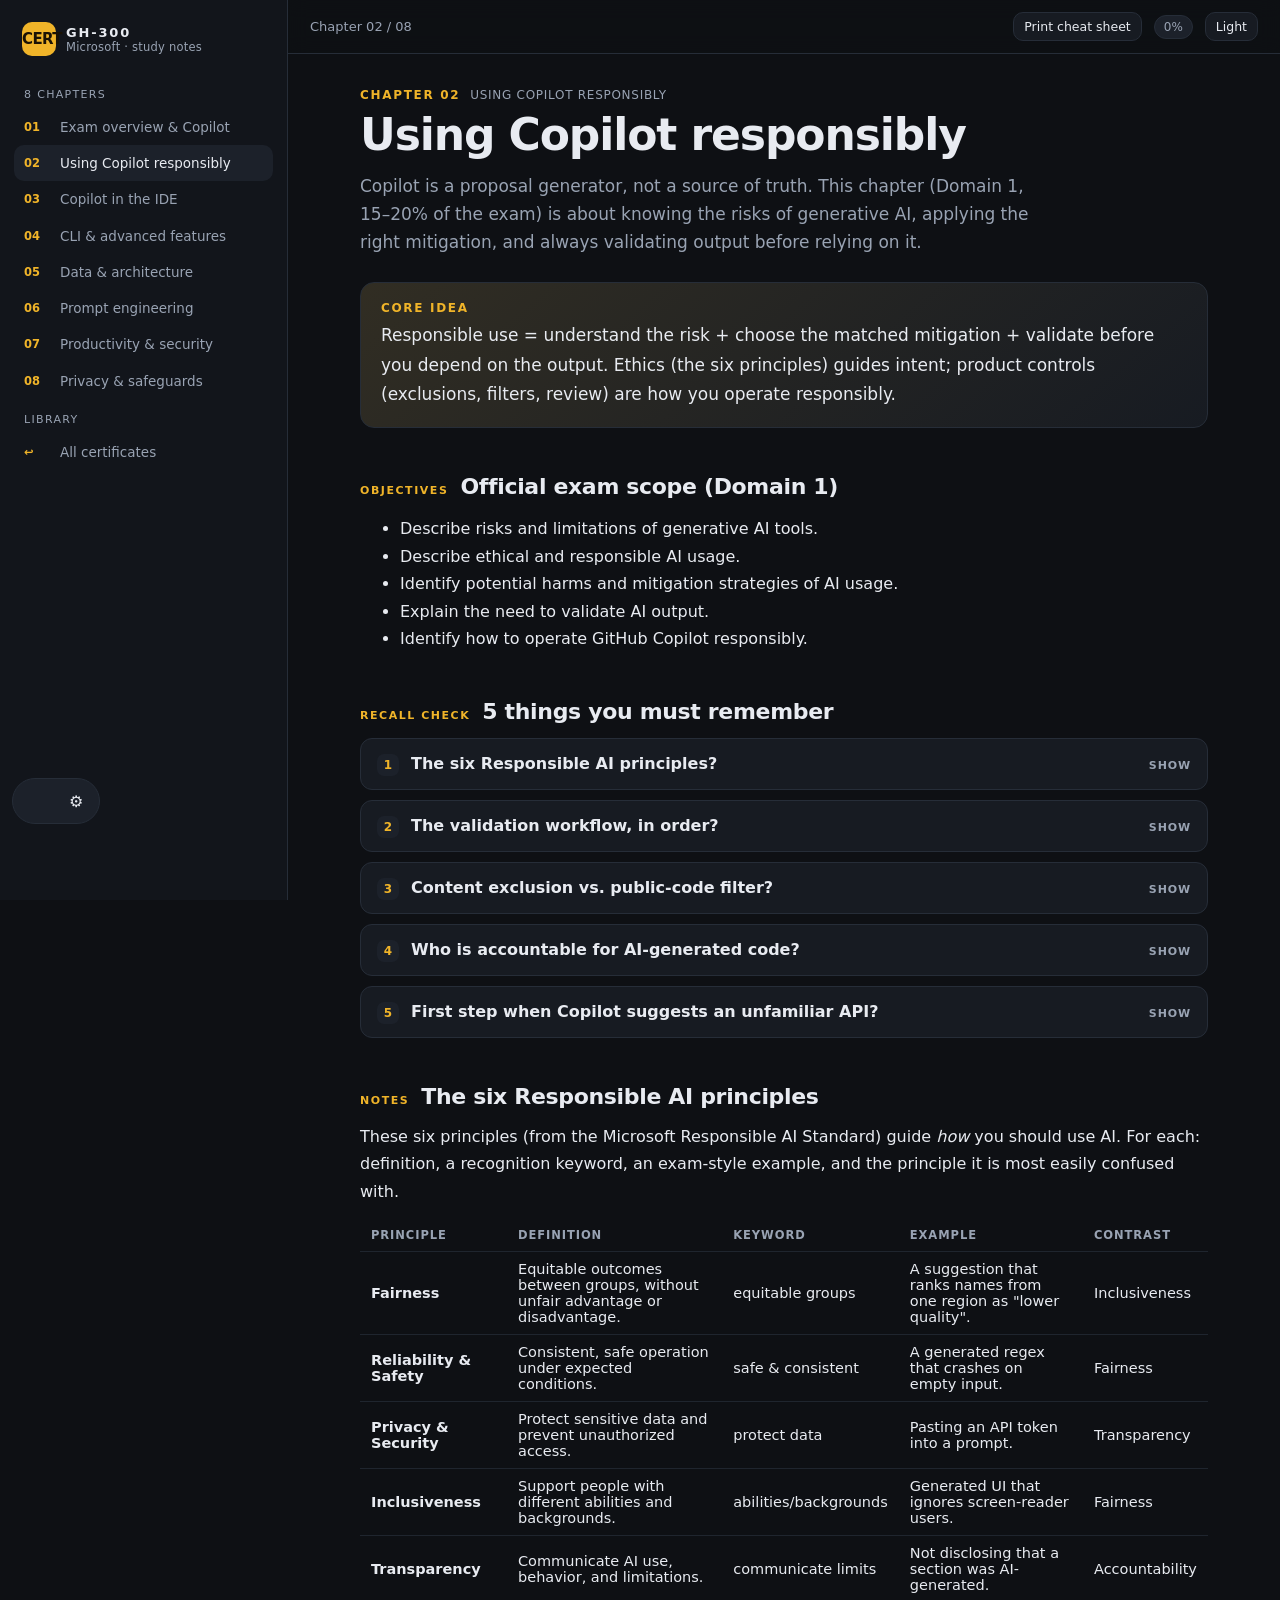
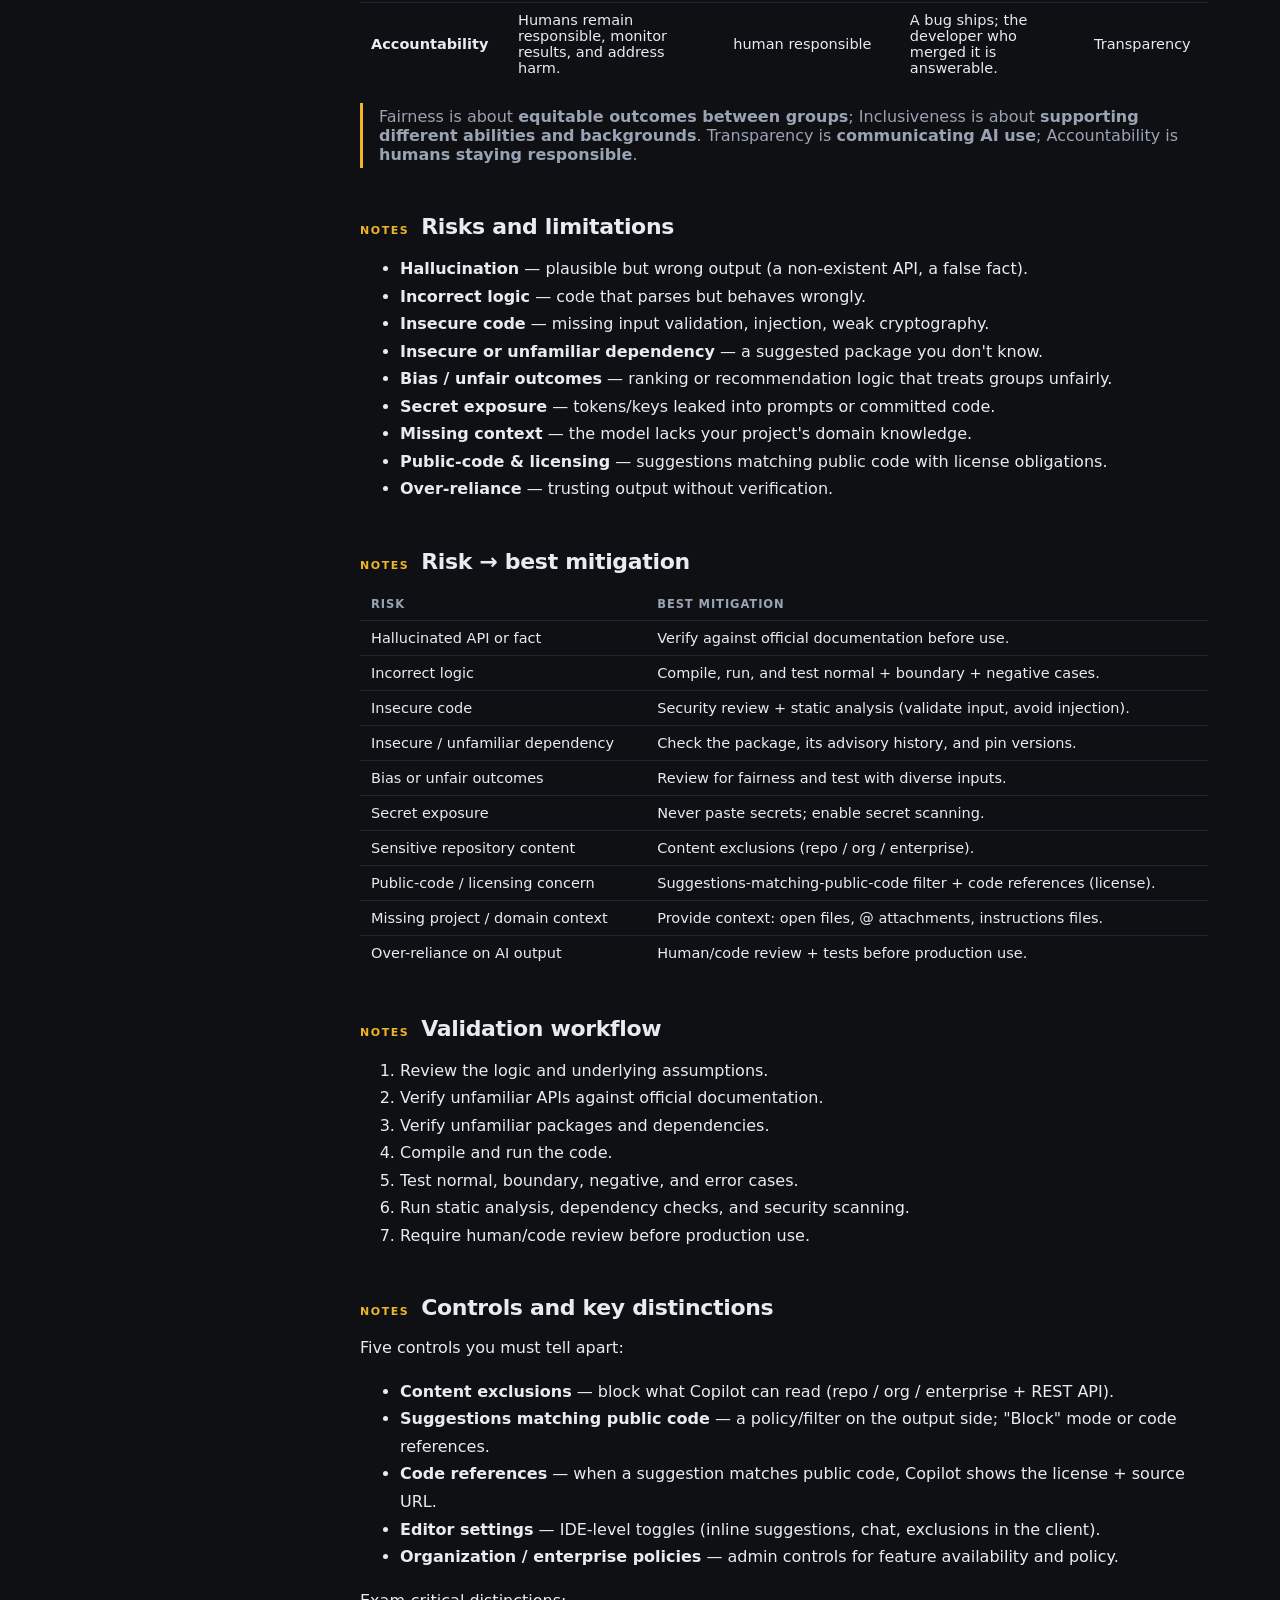
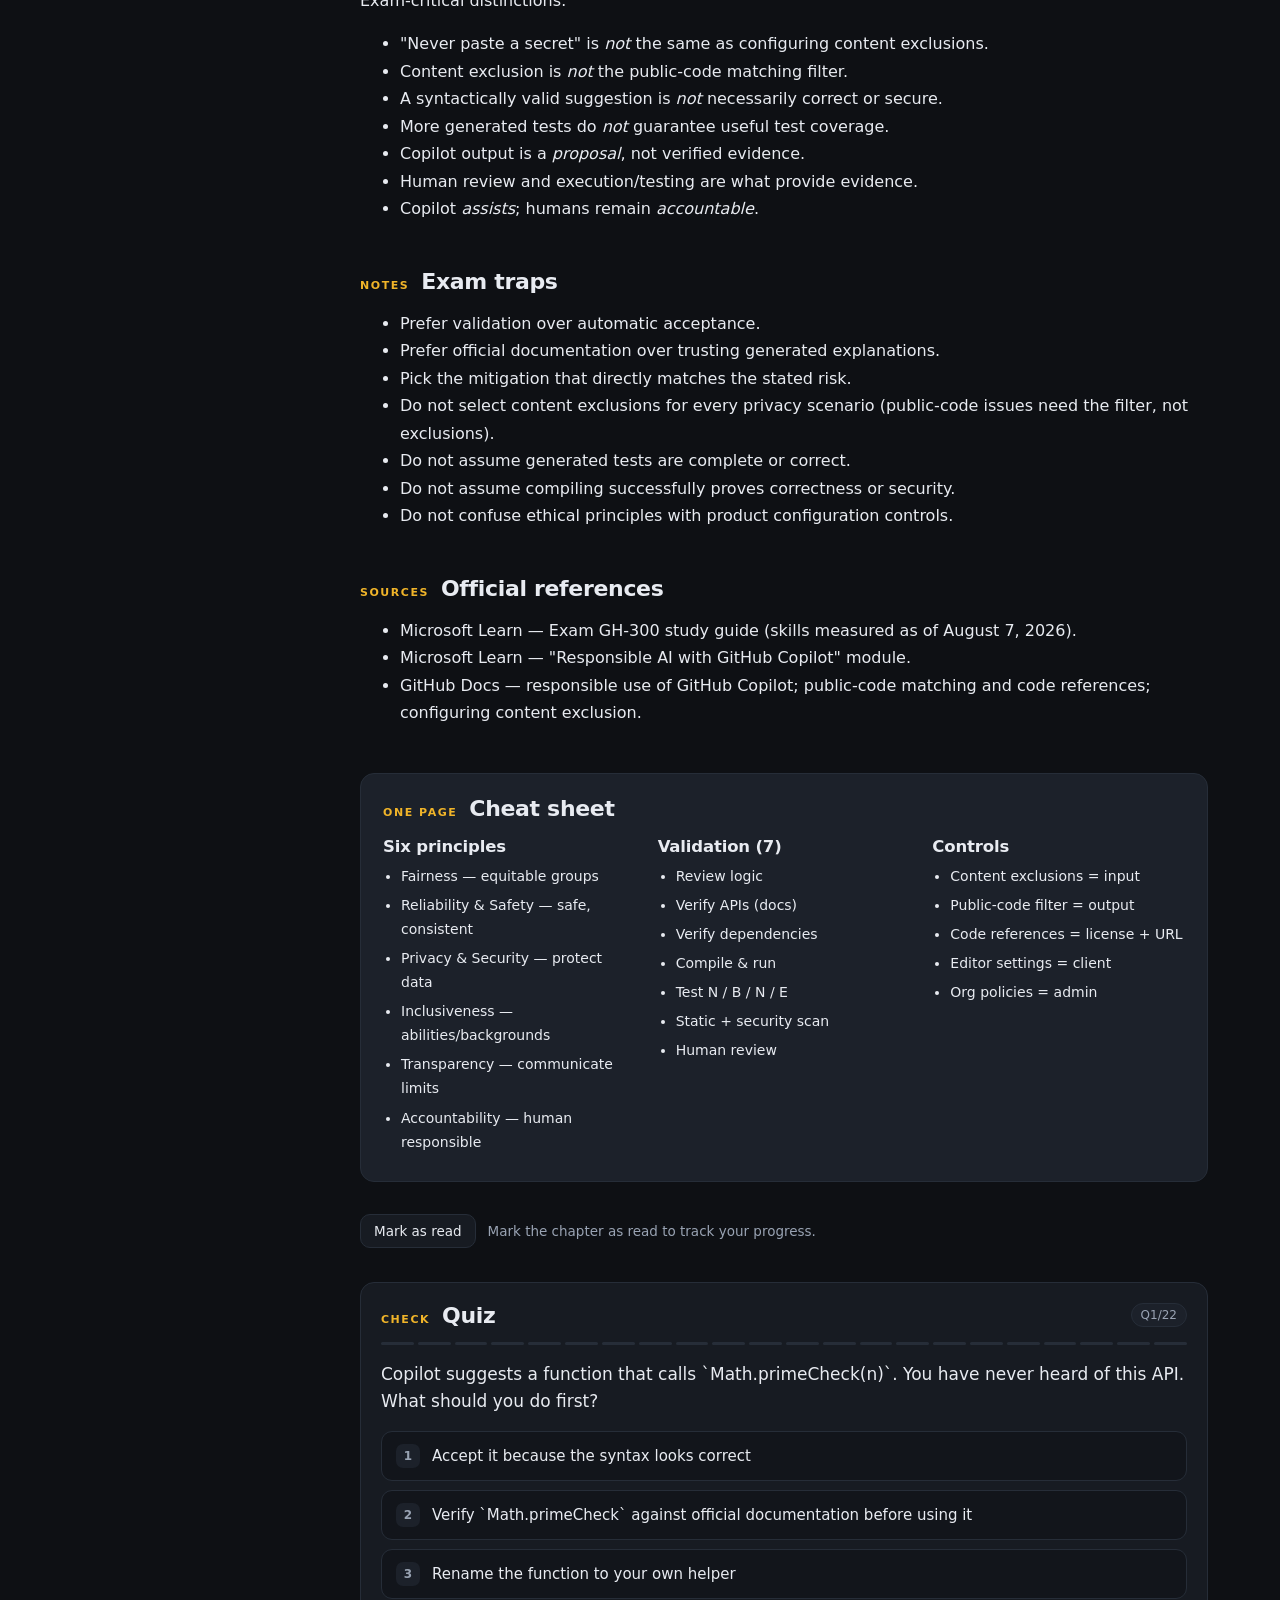
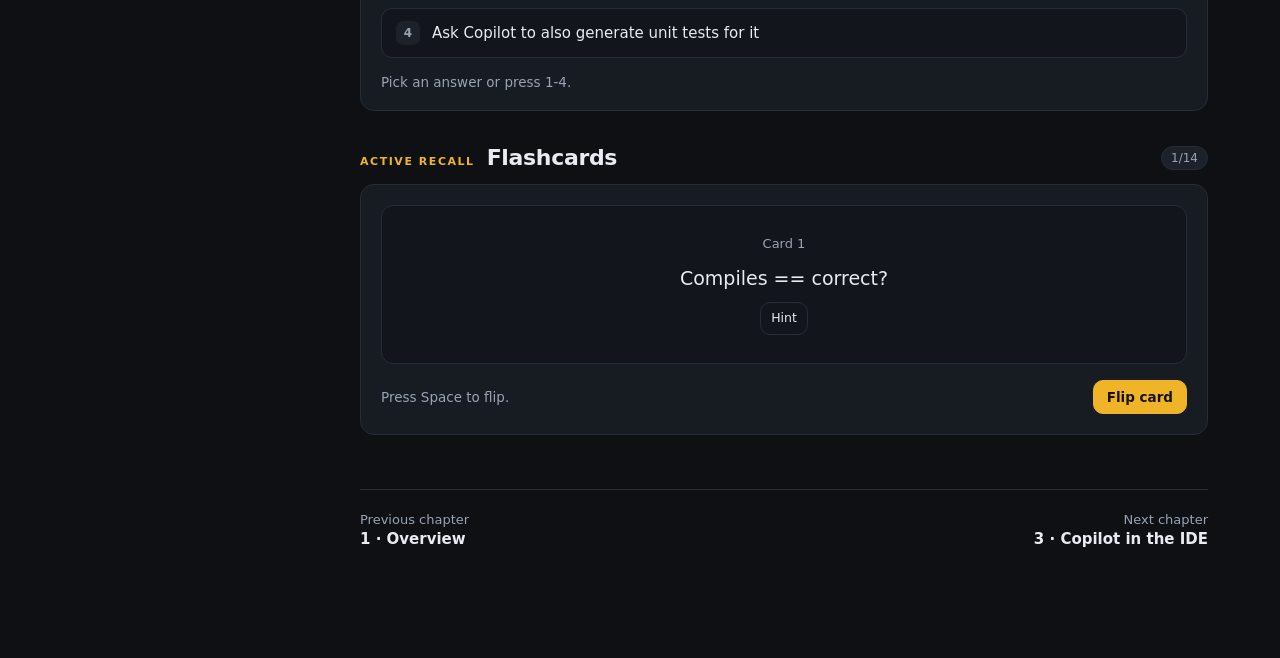
<file: github-copilot-gh300/chapters/ch02-responsible.html>
<!DOCTYPE html>
<html lang="en" data-theme="dark">
<head>
  <meta charset="utf-8">
  <meta name="viewport" content="width=device-width, initial-scale=1, viewport-fit=cover">
  <title>Chapter 2 · Using Copilot Responsibly — GH-300</title>
  <link rel="icon" href="../../assets/favicon.svg" type="image/svg+xml">
  <link rel="stylesheet" href="../../assets/shell.css">
</head>
<body data-page="chapter" data-book="gh300" data-chapter="ch02" data-data="CH02" data-root="../.." data-book-root="..">
  <div class="backdrop"></div>
  <div class="app">
    <aside class="sidebar" id="sidebar"></aside>
    <div class="main">
      <header class="topbar">
        <button class="btn ghost small" id="menu-toggle" type="button" aria-label="Open menu">☰</button>
        <span class="crumb">Chapter 02 / 08</span>
        <button class="btn small" id="print-cheat" type="button">Print cheat sheet</button>
        <button class="btn small" id="theme-toggle" type="button"><span class="theme-label">Light</span></button>
      </header>

      <article class="chapter">
        <div class="eyebrow">Chapter 02 <span>Using Copilot Responsibly</span></div>
        <h1>Using Copilot responsibly</h1>
        <p class="lead">Copilot is a proposal generator, not a source of truth. This chapter (Domain 1, 15–20% of the
          exam) is about knowing the risks of generative AI, applying the right mitigation, and always validating
          output before relying on it.</p>

        <div class="big-picture">
          <div class="eyebrow">Core idea</div>
          <p>Responsible use = understand the risk + choose the matched mitigation + validate before you depend on
            the output. Ethics (the six principles) guides intent; product controls (exclusions, filters, review)
            are how you operate responsibly.</p>
        </div>

        <section id="ghi-chu-muc-tieu">
          <h2><span class="kicker">Objectives</span>Official exam scope (Domain 1)</h2>
          <ul>
            <li>Describe risks and limitations of generative AI tools.</li>
            <li>Describe ethical and responsible AI usage.</li>
            <li>Identify potential harms and mitigation strategies of AI usage.</li>
            <li>Explain the need to validate AI output.</li>
            <li>Identify how to operate GitHub Copilot responsibly.</li>
          </ul>
        </section>

        <section>
          <h2><span class="kicker">Recall check</span>5 things you must remember</h2>
          <ol class="recall">
            <li><details><summary>The six Responsible AI principles?</summary>
              <p>Fairness · Reliability &amp; Safety · Privacy &amp; Security · Inclusiveness · Transparency · Accountability.</p></details></li>
            <li><details><summary>The validation workflow, in order?</summary>
              <p>Review logic → verify APIs → verify dependencies → compile/run → test (normal/boundary/negative/error) → scan → human review.</p></details></li>
            <li><details><summary>Content exclusion vs. public-code filter?</summary>
              <p>Exclusions block what Copilot can READ (input); the public-code filter blocks suggestions matching public code (output).</p></details></li>
            <li><details><summary>Who is accountable for AI-generated code?</summary>
              <p>You — the human developer. Copilot assists; humans remain responsible.</p></details></li>
            <li><details><summary>First step when Copilot suggests an unfamiliar API?</summary>
              <p>Verify it against official documentation before using it.</p></details></li>
          </ol>
        </section>

        <section id="ghi-chu-nguyen-tac">
          <h2><span class="kicker">Notes</span>The six Responsible AI principles</h2>
          <p>These six principles (from the Microsoft Responsible AI Standard) guide <em>how</em> you should use AI.
            For each: definition, a recognition keyword, an exam-style example, and the principle it is most easily
            confused with.</p>
          <table>
            <thead><tr><th>Principle</th><th>Definition</th><th>Keyword</th><th>Example</th><th>Contrast</th></tr></thead>
            <tbody>
              <tr><td><strong>Fairness</strong></td><td>Equitable outcomes between groups, without unfair advantage or disadvantage.</td><td>equitable groups</td><td>A suggestion that ranks names from one region as "lower quality".</td><td>Inclusiveness</td></tr>
              <tr><td><strong>Reliability &amp; Safety</strong></td><td>Consistent, safe operation under expected conditions.</td><td>safe &amp; consistent</td><td>A generated regex that crashes on empty input.</td><td>Fairness</td></tr>
              <tr><td><strong>Privacy &amp; Security</strong></td><td>Protect sensitive data and prevent unauthorized access.</td><td>protect data</td><td>Pasting an API token into a prompt.</td><td>Transparency</td></tr>
              <tr><td><strong>Inclusiveness</strong></td><td>Support people with different abilities and backgrounds.</td><td>abilities/backgrounds</td><td>Generated UI that ignores screen-reader users.</td><td>Fairness</td></tr>
              <tr><td><strong>Transparency</strong></td><td>Communicate AI use, behavior, and limitations.</td><td>communicate limits</td><td>Not disclosing that a section was AI-generated.</td><td>Accountability</td></tr>
              <tr><td><strong>Accountability</strong></td><td>Humans remain responsible, monitor results, and address harm.</td><td>human responsible</td><td>A bug ships; the developer who merged it is answerable.</td><td>Transparency</td></tr>
            </tbody>
          </table>
          <div class="callout">Fairness is about <strong>equitable outcomes between groups</strong>; Inclusiveness is
            about <strong>supporting different abilities and backgrounds</strong>. Transparency is
            <strong>communicating AI use</strong>; Accountability is <strong>humans staying responsible</strong>.</div>
        </section>

        <section id="ghi-chu-rui-ro">
          <h2><span class="kicker">Notes</span>Risks and limitations</h2>
          <ul>
            <li><strong>Hallucination</strong> — plausible but wrong output (a non-existent API, a false fact).</li>
            <li><strong>Incorrect logic</strong> — code that parses but behaves wrongly.</li>
            <li><strong>Insecure code</strong> — missing input validation, injection, weak cryptography.</li>
            <li><strong>Insecure or unfamiliar dependency</strong> — a suggested package you don't know.</li>
            <li><strong>Bias / unfair outcomes</strong> — ranking or recommendation logic that treats groups unfairly.</li>
            <li><strong>Secret exposure</strong> — tokens/keys leaked into prompts or committed code.</li>
            <li><strong>Missing context</strong> — the model lacks your project's domain knowledge.</li>
            <li><strong>Public-code &amp; licensing</strong> — suggestions matching public code with license obligations.</li>
            <li><strong>Over-reliance</strong> — trusting output without verification.</li>
          </ul>
        </section>

        <section id="ghi-chu-giam-thieu">
          <h2><span class="kicker">Notes</span>Risk → best mitigation</h2>
          <table>
            <thead><tr><th>Risk</th><th>Best mitigation</th></tr></thead>
            <tbody>
              <tr><td>Hallucinated API or fact</td><td>Verify against official documentation before use.</td></tr>
              <tr><td>Incorrect logic</td><td>Compile, run, and test normal + boundary + negative cases.</td></tr>
              <tr><td>Insecure code</td><td>Security review + static analysis (validate input, avoid injection).</td></tr>
              <tr><td>Insecure / unfamiliar dependency</td><td>Check the package, its advisory history, and pin versions.</td></tr>
              <tr><td>Bias or unfair outcomes</td><td>Review for fairness and test with diverse inputs.</td></tr>
              <tr><td>Secret exposure</td><td>Never paste secrets; enable secret scanning.</td></tr>
              <tr><td>Sensitive repository content</td><td>Content exclusions (repo / org / enterprise).</td></tr>
              <tr><td>Public-code / licensing concern</td><td>Suggestions-matching-public-code filter + code references (license).</td></tr>
              <tr><td>Missing project / domain context</td><td>Provide context: open files, @ attachments, instructions files.</td></tr>
              <tr><td>Over-reliance on AI output</td><td>Human/code review + tests before production use.</td></tr>
            </tbody>
          </table>
        </section>

        <section id="ghi-chu-xac-thuc">
          <h2><span class="kicker">Notes</span>Validation workflow</h2>
          <ol>
            <li>Review the logic and underlying assumptions.</li>
            <li>Verify unfamiliar APIs against official documentation.</li>
            <li>Verify unfamiliar packages and dependencies.</li>
            <li>Compile and run the code.</li>
            <li>Test normal, boundary, negative, and error cases.</li>
            <li>Run static analysis, dependency checks, and security scanning.</li>
            <li>Require human/code review before production use.</li>
          </ol>
        </section>

        <section id="ghi-chu-phan-biet">
          <h2><span class="kicker">Notes</span>Controls and key distinctions</h2>
          <p>Five controls you must tell apart:</p>
          <ul>
            <li><strong>Content exclusions</strong> — block what Copilot can read (repo / org / enterprise + REST API).</li>
            <li><strong>Suggestions matching public code</strong> — a policy/filter on the output side; "Block" mode or code references.</li>
            <li><strong>Code references</strong> — when a suggestion matches public code, Copilot shows the license + source URL.</li>
            <li><strong>Editor settings</strong> — IDE-level toggles (inline suggestions, chat, exclusions in the client).</li>
            <li><strong>Organization / enterprise policies</strong> — admin controls for feature availability and policy.</li>
          </ul>
          <p>Exam-critical distinctions:</p>
          <ul>
            <li>"Never paste a secret" is <em>not</em> the same as configuring content exclusions.</li>
            <li>Content exclusion is <em>not</em> the public-code matching filter.</li>
            <li>A syntactically valid suggestion is <em>not</em> necessarily correct or secure.</li>
            <li>More generated tests do <em>not</em> guarantee useful test coverage.</li>
            <li>Copilot output is a <em>proposal</em>, not verified evidence.</li>
            <li>Human review and execution/testing are what provide evidence.</li>
            <li>Copilot <em>assists</em>; humans remain <em>accountable</em>.</li>
          </ul>
        </section>

        <section id="ghi-chu-bay">
          <h2><span class="kicker">Notes</span>Exam traps</h2>
          <ul>
            <li>Prefer validation over automatic acceptance.</li>
            <li>Prefer official documentation over trusting generated explanations.</li>
            <li>Pick the mitigation that directly matches the stated risk.</li>
            <li>Do not select content exclusions for every privacy scenario (public-code issues need the filter, not exclusions).</li>
            <li>Do not assume generated tests are complete or correct.</li>
            <li>Do not assume compiling successfully proves correctness or security.</li>
            <li>Do not confuse ethical principles with product configuration controls.</li>
          </ul>
        </section>

        <section id="ghi-chu-nguon">
          <h2><span class="kicker">Sources</span>Official references</h2>
          <ul>
            <li>Microsoft Learn — Exam GH-300 study guide (skills measured as of August 7, 2026).</li>
            <li>Microsoft Learn — "Responsible AI with GitHub Copilot" module.</li>
            <li>GitHub Docs — responsible use of GitHub Copilot; public-code matching and code references; configuring content exclusion.</li>
          </ul>
        </section>

        <section id="cheat-sheet" class="cheatsheet">
          <h2><span class="kicker">One page</span>Cheat sheet</h2>
          <div class="cheat-grid">
            <div>
              <h3>Six principles</h3>
              <ul class="cheat-list">
                <li>Fairness — equitable groups</li>
                <li>Reliability &amp; Safety — safe, consistent</li>
                <li>Privacy &amp; Security — protect data</li>
                <li>Inclusiveness — abilities/backgrounds</li>
                <li>Transparency — communicate limits</li>
                <li>Accountability — human responsible</li>
              </ul>
            </div>
            <div>
              <h3>Validation (7)</h3>
              <ul class="cheat-list">
                <li>Review logic</li>
                <li>Verify APIs (docs)</li>
                <li>Verify dependencies</li>
                <li>Compile &amp; run</li>
                <li>Test N / B / N / E</li>
                <li>Static + security scan</li>
                <li>Human review</li>
              </ul>
            </div>
            <div>
              <h3>Controls</h3>
              <ul class="cheat-list">
                <li>Content exclusions = input</li>
                <li>Public-code filter = output</li>
                <li>Code references = license + URL</li>
                <li>Editor settings = client</li>
                <li>Org policies = admin</li>
              </ul>
            </div>
          </div>
        </section>

        <div class="mark-read" style="margin-top:32px">
          <button class="btn" id="mark-read" type="button">Mark as read</button>
          <span class="read-note" id="read-note">Mark the chapter as read to track your progress.</span>
        </div>

        <section class="quiz panel" id="quiz" style="margin-top:34px">
          <div class="panel-head">
            <h2><span class="kicker">Check</span>Quiz</h2>
            <span class="badge" id="quiz-meta">Q1</span>
          </div>
          <div id="quiz-body"></div>
        </section>

        <section class="cards" id="flashcards" style="margin-top:34px">
          <div class="panel-head">
            <h2><span class="kicker">Active recall</span>Flashcards</h2>
            <span class="badge" id="cards-meta">1/14</span>
          </div>
          <div class="panel" id="cards-body"></div>
        </section>

        <nav class="pager">
          <a href="ch01-overview.html"><span>Previous chapter</span><strong>1 · Overview</strong></a>
          <a class="next" href="ch03-ide.html"><span>Next chapter</span><strong>3 · Copilot in the IDE</strong></a>
        </nav>
      </article>
    </div>
  </div>

  <script src="../data/book.js"></script>
  <script src="../data/ch02.js"></script>
  <script src="../../assets/version.js"></script>
  <script src="../../assets/shell.js"></script>
  <script src="../../assets/quiz.js"></script>
  <script src="../../assets/cards.js"></script>
  <script src="../../assets/pwa.js"></script>
</body>
</html>
</file>
<file: assets/shell.css>
:root {
  color-scheme: dark;
  --bg: #0e1014;
  --bg-soft: #12151b;
  --panel: #171b22;
  --panel-2: #1c212a;
  --line: #262d38;
  --line-soft: #1f252e;
  --text: #e8ebf1;
  --muted: #99a3b3;
  --accent: #f0b429;
  --accent-ink: #1a1205;
  --good: #4ade80;
  --bad: #f87171;
  --info: #7dd3fc;
  --radius: 14px;
  --shadow: 0 20px 50px -30px #000;
}

[data-theme="light"] {
  color-scheme: light;
  --bg: #f8f7f4;
  --bg-soft: #ffffff;
  --panel: #ffffff;
  --panel-2: #f3f1ec;
  --line: #ddd9d0;
  --line-soft: #e9e5dd;
  --text: #17181c;
  --muted: #626773;
  --accent: #a8681a;
  --accent-ink: #ffffff;
  --shadow: 0 20px 50px -34px #2a2418;
}

* { box-sizing: border-box; }

[hidden] { display: none !important; }

html { scroll-behavior: smooth; scroll-padding-top: 84px; }

body {
  margin: 0;
  background: var(--bg);
  color: var(--text);
  font-family: ui-sans-serif, system-ui, "Segoe UI", Roboto, "Helvetica Neue", Arial, sans-serif;
  font-size: 16px;
  -webkit-font-smoothing: antialiased;
}

a { color: inherit; }

::selection { background: var(--accent); color: var(--accent-ink); }

.app {
  display: grid;
  grid-template-columns: 288px minmax(0, 1fr);
  min-height: 100vh;
}

.sidebar {
  position: sticky;
  top: 0;
  height: 100vh;
  overflow-y: auto;
  border-right: 1px solid var(--line);
  background: var(--bg-soft);
  padding: 22px 14px 40px;
  scrollbar-width: thin;
}

.brand {
  display: flex;
  align-items: center;
  gap: 10px;
  padding: 0 8px 18px;
  text-decoration: none;
}

.brand-mark {
  display: grid;
  place-items: center;
  width: 34px;
  height: 34px;
  border-radius: 10px;
  background: var(--accent);
  color: var(--accent-ink);
  font-weight: 800;
  font-size: 15px;
  letter-spacing: -0.04em;
}

.brand-name {
  font-size: 13px;
  font-weight: 700;
  letter-spacing: 0.14em;
  text-transform: uppercase;
}

.brand-sub {
  display: block;
  font-size: 11.5px;
  font-weight: 500;
  letter-spacing: 0.02em;
  color: var(--muted);
  text-transform: none;
}

.nav-label {
  padding: 14px 10px 8px;
  font-size: 11px;
  letter-spacing: 0.12em;
  text-transform: uppercase;
  color: var(--muted);
}

.nav-item {
  display: grid;
  grid-template-columns: auto minmax(0, 1fr);
  gap: 10px;
  align-items: start;
  padding: 9px 10px;
  border-radius: 10px;
  text-decoration: none;
  color: var(--muted);
  transition: background 0.15s, color 0.15s;
}

.nav-item:hover { background: var(--panel); color: var(--text); }

.nav-item.active { background: var(--panel-2); color: var(--text); }

.nav-item.disabled { opacity: 0.45; pointer-events: none; }

.nav-num {
  font-size: 11.5px;
  font-variant-numeric: tabular-nums;
  padding-top: 2px;
  min-width: 26px;
  white-space: nowrap;
  color: var(--accent);
  font-weight: 700;
}

.nav-item.disabled .nav-num { color: var(--muted); }

.nav-title { font-size: 13.5px; line-height: 1.35; }

.nav-bar {
  margin-top: 7px;
  height: 3px;
  border-radius: 3px;
  background: var(--line);
  overflow: hidden;
}

.nav-bar span { display: block; height: 100%; background: var(--accent); border-radius: 3px; }

.main { min-width: 0; }

.topbar {
  position: sticky;
  top: 0;
  z-index: 30;
  display: flex;
  align-items: center;
  gap: 12px;
  padding: 12px 22px;
  border-bottom: 1px solid var(--line);
  background: color-mix(in srgb, var(--bg) 88%, transparent);
  backdrop-filter: blur(10px);
}

.crumb { flex: 1; font-size: 13px; color: var(--muted); }

.btn {
  display: inline-flex;
  align-items: center;
  gap: 7px;
  padding: 8px 13px;
  border-radius: 10px;
  border: 1px solid var(--line);
  background: var(--panel);
  color: var(--text);
  font: inherit;
  font-size: 13.5px;
  cursor: pointer;
  text-decoration: none;
  transition: border-color 0.15s, background 0.15s, transform 0.1s;
}

.btn:hover { border-color: var(--accent); }

.btn:active { transform: translateY(1px); }

.btn.primary {
  background: var(--accent);
  border-color: var(--accent);
  color: var(--accent-ink);
  font-weight: 700;
}

.btn.ghost { background: transparent; }

.btn[disabled] { opacity: 0.45; cursor: default; }

.btn.small { padding: 6px 10px; font-size: 12.5px; }

#menu-toggle { display: none; }

.chapter { max-width: 900px; margin: 0 auto; padding: 34px 26px 110px; }

.eyebrow {
  display: flex;
  align-items: center;
  gap: 10px;
  font-size: 12px;
  letter-spacing: 0.14em;
  text-transform: uppercase;
  color: var(--accent);
  font-weight: 700;
}

.eyebrow span { color: var(--muted); letter-spacing: 0.06em; font-weight: 500; }

h1 {
  margin: 10px 0 14px;
  font-size: clamp(30px, 4.4vw, 44px);
  line-height: 1.05;
  letter-spacing: -0.025em;
}

.lead { margin: 0; max-width: 64ch; font-size: 17px; line-height: 1.65; color: var(--muted); }

.big-picture {
  margin-top: 26px;
  padding: 18px 20px;
  border-radius: var(--radius);
  border: 1px solid var(--line);
  background: linear-gradient(140deg, color-mix(in srgb, var(--accent) 12%, var(--panel)), var(--panel));
}

.big-picture p { margin: 6px 0 0; font-size: 17px; }

section { margin-top: 46px; }

h2 {
  display: flex;
  align-items: baseline;
  gap: 12px;
  margin: 0 0 14px;
  font-size: 22px;
  letter-spacing: -0.015em;
}

h2 .kicker {
  font-size: 11px;
  letter-spacing: 0.14em;
  text-transform: uppercase;
  color: var(--accent);
  font-weight: 700;
}

h3 { margin: 26px 0 8px; font-size: 16.5px; letter-spacing: -0.01em; }

p, li { line-height: 1.72; }

p { margin: 0 0 14px; }

strong { font-weight: 650; }

em.term { font-style: normal; color: var(--info); }

.recall { list-style: none; margin: 0; padding: 0; display: grid; gap: 10px; counter-reset: r; }

.recall li { counter-increment: r; }

.recall details {
  border: 1px solid var(--line);
  border-radius: 12px;
  background: var(--panel);
  padding: 13px 16px;
}

.recall summary {
  cursor: pointer;
  font-weight: 600;
  line-height: 1.5;
  list-style: none;
  display: flex;
  gap: 12px;
  align-items: baseline;
}

.recall summary::-webkit-details-marker { display: none; }

.recall summary::before {
  content: counter(r);
  flex: none;
  display: grid;
  place-items: center;
  width: 22px;
  height: 22px;
  border-radius: 7px;
  background: var(--panel-2);
  color: var(--accent);
  font-size: 12px;
  font-weight: 700;
}

.recall summary::after {
  content: "show";
  margin-left: auto;
  font-size: 11px;
  font-weight: 600;
  letter-spacing: 0.08em;
  text-transform: uppercase;
  color: var(--muted);
}

.recall details[open] summary::after { content: "hide"; }

.recall details[open] summary { margin-bottom: 10px; }

.recall details > p { margin: 0 0 0 34px; color: var(--text); }

figure {
  margin: 20px 0;
  padding: 16px;
  border: 1px solid var(--line);
  border-radius: var(--radius);
  background: var(--panel);
  overflow-x: auto;
}

figure svg { display: block; max-width: 100%; height: auto; margin: 0 auto; }

figcaption { margin-top: 12px; font-size: 13px; color: var(--muted); }

table { width: 100%; border-collapse: collapse; font-size: 14.5px; }

th, td { padding: 9px 11px; text-align: left; border-bottom: 1px solid var(--line-soft); }

th {
  font-size: 11.5px;
  letter-spacing: 0.08em;
  text-transform: uppercase;
  color: var(--muted);
  font-weight: 700;
}

tbody tr:last-child td { border-bottom: 0; }

thead.lower-head th { text-transform: none; letter-spacing: 0.02em; font-size: 12.5px; }

td code, p code, li code {
  padding: 2px 6px;
  border-radius: 6px;
  background: var(--panel-2);
  border: 1px solid var(--line-soft);
  font-size: 0.9em;
}

.callout {
  margin: 18px 0;
  padding: 4px 0 4px 16px;
  border-left: 3px solid var(--accent);
  color: var(--muted);
}

.drills { list-style: none; margin: 0; padding: 0; display: grid; gap: 10px; }

.drills li {
  padding: 13px 16px;
  border-radius: 12px;
  border: 1px dashed var(--line);
  background: var(--panel);
}

.drills b { display: block; margin-bottom: 4px; }

.cheatsheet {
  padding: 22px;
  border-radius: var(--radius);
  border: 1px solid var(--line);
  background: var(--panel-2);
}

.cheatsheet h2 { margin-bottom: 16px; }

.extend {
  padding: 20px 22px;
  border-radius: var(--radius);
  border: 1px solid var(--line);
  border-left: 3px solid var(--info);
  background: var(--panel);
}

.extend h2 { margin-bottom: 12px; }

.extend ul { margin: 0; padding-left: 20px; }

.extend li { margin-bottom: 8px; font-size: 14.5px; }

.extend li:last-child { margin-bottom: 0; }

.extend .tag {
  display: inline-block;
  margin-left: 6px;
  padding: 1px 7px;
  border-radius: 999px;
  border: 1px solid color-mix(in srgb, var(--info) 45%, var(--line));
  font-size: 10.5px;
  letter-spacing: 0.06em;
  text-transform: uppercase;
  color: var(--info);
  vertical-align: 1px;
}

.cheat-grid { display: grid; grid-template-columns: repeat(auto-fit, minmax(230px, 1fr)); gap: 22px; }

.cheat-grid h3 { margin-top: 0; }

.cheat-list { margin: 0; padding-left: 18px; font-size: 14px; }

.cheat-list li { margin-bottom: 5px; }

.panel {
  padding: 20px;
  border-radius: var(--radius);
  border: 1px solid var(--line);
  background: var(--panel);
}

.panel-head { display: flex; align-items: center; gap: 12px; margin-bottom: 14px; }

.panel-head h2 { margin: 0; flex: 1; }

.badge {
  display: inline-flex;
  align-items: center;
  gap: 6px;
  padding: 4px 9px;
  border-radius: 999px;
  border: 1px solid var(--line);
  background: var(--panel-2);
  font-size: 12px;
  color: var(--muted);
  font-variant-numeric: tabular-nums;
}

.q-text { margin: 0 0 16px; font-size: 17px; line-height: 1.6; }

.opts { display: grid; gap: 9px; }

.opt {
  display: flex;
  align-items: center;
  gap: 12px;
  width: 100%;
  padding: 12px 14px;
  border-radius: 11px;
  border: 1px solid var(--line);
  background: var(--bg-soft);
  color: var(--text);
  font: inherit;
  font-size: 15px;
  text-align: left;
  cursor: pointer;
  transition: border-color 0.15s, background 0.15s;
}

.opt:hover:not([disabled]) { border-color: var(--accent); }

.opt .key {
  flex: none;
  display: grid;
  place-items: center;
  width: 24px;
  height: 24px;
  border-radius: 7px;
  background: var(--panel-2);
  font-size: 12px;
  color: var(--muted);
  font-weight: 700;
}

.opt.correct { border-color: var(--good); background: color-mix(in srgb, var(--good) 12%, var(--bg-soft)); }

.opt.wrong { border-color: var(--bad); background: color-mix(in srgb, var(--bad) 12%, var(--bg-soft)); }

.opt[disabled] { cursor: default; }

.fill-row { display: flex; gap: 10px; flex-wrap: wrap; }

.fill-row input {
  flex: 1;
  min-width: 180px;
  padding: 12px 14px;
  border-radius: 11px;
  border: 1px solid var(--line);
  background: var(--bg-soft);
  color: var(--text);
  font: inherit;
  font-size: 16px;
}

.fill-row input:focus { outline: 2px solid var(--accent); outline-offset: 1px; }

.feedback {
  margin-top: 14px;
  padding: 13px 15px;
  border-radius: 11px;
  border: 1px solid var(--line);
  background: var(--bg-soft);
  font-size: 14.5px;
  line-height: 1.6;
}

.feedback.ok { border-color: color-mix(in srgb, var(--good) 55%, var(--line)); }

.feedback.no { border-color: color-mix(in srgb, var(--bad) 55%, var(--line)); }

.feedback .explain { color: var(--muted); }

.feedback a { color: var(--info); }

.quiz-foot { display: flex; align-items: center; gap: 12px; margin-top: 16px; flex-wrap: wrap; }

.quiz-foot .spacer { flex: 1; }

.q-progress { display: flex; gap: 4px; margin-bottom: 16px; }

.q-progress i {
  height: 3px;
  flex: 1;
  border-radius: 3px;
  background: var(--line);
}

.q-progress i.done { background: var(--accent); }

.q-progress i.bad { background: var(--bad); }

.result { text-align: center; padding: 14px 0 4px; }

.result .score { font-size: 46px; font-weight: 800; letter-spacing: -0.03em; line-height: 1; }

.result .score small { font-size: 18px; color: var(--muted); font-weight: 600; }

.result p { margin: 12px auto 0; max-width: 46ch; color: var(--muted); }

.wrong-list { text-align: left; margin-top: 22px; display: grid; gap: 10px; }

.wrong-list details {
  padding: 12px 14px;
  border: 1px solid var(--line);
  border-radius: 11px;
  background: var(--bg-soft);
}

.cards { min-height: 190px; display: grid; }

.card-face {
  display: grid;
  place-items: center;
  gap: 10px;
  padding: 28px 22px;
  border-radius: 12px;
  border: 1px solid var(--line);
  background: var(--bg-soft);
  text-align: center;
  font-size: 19px;
  line-height: 1.5;
}

.card-face .hint { font-size: 13px; color: var(--muted); }

.card-face .answer {
  font-size: 24px;
  font-weight: 700;
  color: var(--accent);
}

.rate-row { display: flex; gap: 8px; margin-top: 14px; flex-wrap: wrap; }

.rate-row .btn { flex: 1; justify-content: center; }

.rate-again { border-color: color-mix(in srgb, var(--bad) 60%, var(--line)); }

.rate-hard { border-color: color-mix(in srgb, var(--accent) 60%, var(--line)); }

.rate-good { border-color: color-mix(in srgb, var(--good) 60%, var(--line)); }

.pager {
  display: flex;
  justify-content: space-between;
  gap: 12px;
  margin-top: 54px;
  padding-top: 22px;
  border-top: 1px solid var(--line);
}

.pager a { display: grid; gap: 3px; text-decoration: none; color: var(--muted); font-size: 13px; }

.pager a strong { color: var(--text); font-size: 15px; }

.pager a.next { text-align: right; margin-left: auto; }

.mark-read { display: flex; align-items: center; gap: 12px; flex-wrap: wrap; }

.read-note { font-size: 13.5px; color: var(--muted); }

.backdrop { display: none; }

.dash { max-width: 1080px; margin: 0 auto; padding: 40px 26px 100px; }

.hero { display: grid; gap: 18px; margin-bottom: 26px; }

.hero-top { display: flex; align-items: flex-end; gap: 20px; flex-wrap: wrap; }

.hero-top > div { flex: 1; min-width: 260px; }

.hero h1 { margin-bottom: 8px; }

.overall { display: grid; gap: 8px; }

.overall-bar { height: 8px; border-radius: 8px; background: var(--panel-2); overflow: hidden; }

.overall-bar span { display: block; height: 100%; background: linear-gradient(90deg, var(--accent), color-mix(in srgb, var(--accent) 55%, var(--good))); border-radius: 8px; transition: width 0.4s; }

.overall-meta { display: flex; justify-content: space-between; font-size: 12.5px; color: var(--muted); }

.dash-grid { display: grid; grid-template-columns: 1.6fr 1fr; gap: 18px; align-items: start; margin-bottom: 30px; }

.review-box { display: grid; gap: 12px; }

.review-count { font-size: 34px; font-weight: 800; letter-spacing: -0.03em; }

.review-count small { font-size: 14px; font-weight: 600; color: var(--muted); letter-spacing: 0; }

.search-wrap { position: relative; margin: 26px 0 14px; }

.search-wrap input {
  width: 100%;
  padding: 13px 16px 13px 42px;
  border-radius: 12px;
  border: 1px solid var(--line);
  background: var(--panel);
  color: var(--text);
  font: inherit;
}

.search-wrap input:focus { outline: 2px solid var(--accent); outline-offset: 1px; }

.search-wrap svg { position: absolute; left: 14px; top: 50%; transform: translateY(-50%); color: var(--muted); }

.chapter-grid { display: grid; grid-template-columns: repeat(auto-fill, minmax(250px, 1fr)); gap: 14px; }

.ch-card {
  display: grid;
  gap: 8px;
  padding: 16px;
  border-radius: var(--radius);
  border: 1px solid var(--line);
  background: var(--panel);
  text-decoration: none;
  transition: border-color 0.15s, transform 0.15s;
}

.ch-card:hover { border-color: var(--accent); transform: translateY(-2px); }

.ch-card.pending { opacity: 0.5; pointer-events: none; }

.ch-card-head { display: flex; align-items: baseline; gap: 10px; }

.ch-card-num { font-size: 12px; font-weight: 700; color: var(--accent); font-variant-numeric: tabular-nums; }

.ch-card-title { font-size: 15px; font-weight: 650; line-height: 1.35; }

.ch-card-vi { font-size: 13px; color: var(--muted); }

.ch-card-foot { display: flex; align-items: center; gap: 10px; font-size: 12px; color: var(--muted); }

.ch-card-bar { flex: 1; height: 3px; border-radius: 3px; background: var(--line); overflow: hidden; }

.ch-card-bar span { display: block; height: 100%; background: var(--accent); }

.ch-card .badge { justify-self: start; }

.empty { padding: 18px; border-radius: 12px; border: 1px dashed var(--line); color: var(--muted); font-size: 14px; }

.letter-row { display: flex; flex-wrap: wrap; gap: 6px; margin: 16px 0 22px; }

.chip {
  min-width: 34px;
  padding: 6px 10px;
  border-radius: 9px;
  border: 1px solid var(--line);
  background: var(--panel);
  color: var(--muted);
  font: inherit;
  font-size: 12.5px;
  font-weight: 600;
  cursor: pointer;
  text-align: center;
}

.chip:hover { border-color: var(--accent); color: var(--text); }

.chip.active { background: var(--accent); border-color: var(--accent); color: var(--accent-ink); }

.gloss-group { margin-bottom: 26px; }

.gloss-group h2 {
  margin: 0 0 10px;
  font-size: 13px;
  letter-spacing: 0.14em;
  text-transform: uppercase;
  color: var(--accent);
}

.gloss-items { border: 1px solid var(--line); border-radius: var(--radius); overflow: hidden; background: var(--panel); }

.gloss-item {
  display: flex;
  align-items: center;
  gap: 14px;
  padding: 11px 16px;
  border-bottom: 1px solid var(--line-soft);
}

.gloss-item:last-child { border-bottom: 0; }

.gloss-main { flex: 1; min-width: 0; display: flex; flex-wrap: wrap; align-items: baseline; gap: 4px 12px; }

.gloss-term { font-weight: 650; font-size: 14.5px; }

.gloss-vi { color: var(--muted); font-size: 13.5px; }

.gloss-ch {
  flex: none;
  font-size: 12.5px;
  color: var(--info);
  text-decoration: none;
  border-bottom: 1px dotted transparent;
}

.gloss-ch:hover { border-bottom-color: var(--info); }

.gloss-count { font-size: 13px; color: var(--muted); margin-bottom: 14px; }


.fb-line { stroke: var(--muted); stroke-width: 1; opacity: 0.55; }
.fb-nut { stroke: var(--text); stroke-width: 3; }
.fb-string { stroke: var(--muted); stroke-width: 1.4; opacity: 0.75; }
.fb-fretnum { fill: var(--muted); font-size: 10px; text-anchor: middle; font-family: ui-sans-serif, system-ui, sans-serif; }
.fb-open { fill: var(--muted); font-size: 11px; font-weight: 700; text-anchor: middle; font-family: ui-sans-serif, system-ui, sans-serif; }
.fb-note { fill: var(--text); font-size: 10.5px; text-anchor: middle; font-family: ui-sans-serif, system-ui, sans-serif; }
.fb-note.acc { fill: var(--muted); }
.fb-dot { fill: var(--accent); }
.fb-dot.root { fill: var(--accent); }
.fb-dot.other { fill: var(--info); }
.fb-inlay { fill: var(--line); }
.fb-cell { fill: transparent; cursor: pointer; }
.fb-cell:hover { fill: color-mix(in srgb, var(--accent) 14%, transparent); }
.fb-label { fill: var(--muted); font-size: 10px; font-family: ui-sans-serif, system-ui, sans-serif; }
.staff-line { stroke: var(--muted); stroke-width: 1; opacity: 0.6; }
.staff-note { fill: var(--accent); }
.staff-label { fill: var(--text); font-size: 12px; font-weight: 700; font-family: ui-sans-serif, system-ui, sans-serif; }
.staff-label.muted { fill: var(--muted); }
.staff-clef { fill: var(--text); font-size: 62px; font-family: "Segoe UI Symbol", "Noto Music", serif; }
.staff-text { fill: var(--muted); font-size: 10.5px; font-family: ui-sans-serif, system-ui, sans-serif; }

@media (max-width: 980px) {
  .app { grid-template-columns: 1fr; }
  .sidebar {
    position: fixed;
    inset: 0 auto 0 0;
    width: 288px;
    transform: translateX(-100%);
    transition: transform 0.2s ease;
    z-index: 60;
    box-shadow: var(--shadow);
  }
  body.nav-open .sidebar { transform: none; }
  body.nav-open .backdrop { display: block; position: fixed; inset: 0; background: #0009; z-index: 55; }
  #menu-toggle { display: inline-flex; }
  .chapter, .dash { padding-left: 18px; padding-right: 18px; }
  .dash-grid { grid-template-columns: 1fr; }
  h2 { flex-wrap: wrap; }
}

@media (max-width: 560px) {
  .topbar { padding: 10px 14px; gap: 8px; }
  .crumb { font-size: 12px; }
  .btn .label-lg { display: none; }
  .chapter { padding-top: 22px; }
  .panel, .cheatsheet, figure { padding: 14px; }
  .quiz-foot .spacer { display: none; }
}

@media print {
  :root { color-scheme: light; }
  body { background: #fff; color: #000; }
  .sidebar, .topbar, .pager, .quiz, .cards, .mark-read, .backdrop { display: none !important; }
  .app { display: block; }
  .chapter, .dash { max-width: none; padding: 0; }
  body.print-cheat .chapter > *:not(#cheat-sheet) { display: none !important; }
  body.print-cheat #cheat-sheet { border: 0; background: none; padding: 0; }
  figure, .callout, .panel { border-color: #bbb; background: none; }
  a { text-decoration: none; }
}

/* Library */
.book-grid { display: grid; grid-template-columns: repeat(auto-fill, minmax(300px, 1fr)); gap: 16px; }

.book-card {
  display: flex;
  gap: 16px;
  padding: 18px;
  border-radius: var(--radius);
  border: 1px solid var(--line);
  background: var(--panel);
  text-decoration: none;
  transition: border-color 0.15s, transform 0.15s;
}

.book-card:hover { border-color: var(--accent); transform: translateY(-2px); }

.book-card.pending { opacity: 0.5; pointer-events: none; }

.book-cover {
  flex: none;
  display: grid;
  place-items: center;
  width: 64px;
  height: 88px;
  border-radius: 10px;
  background: linear-gradient(150deg, color-mix(in srgb, var(--accent) 88%, #fff), var(--accent));
  color: var(--accent-ink);
  font-weight: 800;
  letter-spacing: 0.02em;
  font-size: 14px;
  text-align: center;
  overflow-wrap: break-word;
  box-shadow: inset 0 0 0 1px #0002;
}

.book-body { display: grid; align-content: start; gap: 6px; min-width: 0; flex: 1; }

.book-title { font-size: 16px; font-weight: 700; letter-spacing: -0.01em; }

.book-author { font-size: 13px; color: var(--muted); }

.book-foot { display: flex; align-items: center; gap: 10px; font-size: 12.5px; color: var(--muted); margin-top: 6px; }

.library-foot {
  display: flex;
  justify-content: space-between;
  gap: 12px;
  flex-wrap: wrap;
  margin-top: 28px;
  padding-top: 16px;
  border-top: 1px solid var(--line);
  font-size: 12.5px;
  color: var(--muted);
}

.install-hint {
  margin: 18px 0 0;
  padding: 12px 16px;
  border-radius: 12px;
  border: 1px dashed var(--line);
  color: var(--muted);
  font-size: 13.5px;
}

.update-banner {
  position: fixed;
  left: 50%;
  bottom: calc(16px + env(safe-area-inset-bottom));
  transform: translateX(-50%);
  z-index: 90;
  display: flex;
  align-items: center;
  gap: 12px;
  padding: 12px 16px;
  border-radius: 12px;
  border: 1px solid var(--line);
  background: var(--panel-2);
  box-shadow: var(--shadow);
  font-size: 14px;
}

.table-scroll { max-width: 100%; overflow-x: auto; margin: 14px 0; -webkit-overflow-scrolling: touch; }

.table-scroll table { margin: 0; }

/* Bottom navigation (mobile) */
.tabbar { display: none; }

.sheet { display: none; }

@media (max-width: 767px) {
  html { scroll-padding-top: 68px; }

  body { padding-bottom: env(safe-area-inset-bottom); }

  .topbar {
    padding: 9px 12px;
    gap: 8px;
    padding-top: calc(9px + env(safe-area-inset-top));
  }

  .crumb { font-size: 12.5px; white-space: nowrap; overflow: hidden; text-overflow: ellipsis; }

  .btn.small { padding: 8px 10px; font-size: 12.5px; min-height: 44px; }

  #print-cheat { display: none; }

  .sidebar { width: min(86vw, 320px); padding-top: calc(18px + env(safe-area-inset-top)); }

  .chapter { padding: 20px 16px 150px; max-width: none; }

  .chapter.with-tabbar { padding-bottom: 160px; }

  .dash { padding: 22px 16px 120px; }

  h1 { font-size: clamp(27px, 8vw, 34px); }

  .lead { font-size: 16px; }

  h2 { font-size: 20px; gap: 8px; }

  h3 { font-size: 16px; margin-top: 22px; }

  p, li { font-size: 16.5px; line-height: 1.78; }

  .recall summary { min-height: 48px; align-items: center; font-size: 16px; }

  .recall details { padding: 12px 14px; }

  .recall details > p { margin-left: 0; font-size: 16px; }

  .drills li { padding: 14px 16px; font-size: 16px; }

  .callout { font-size: 15.5px; }

  .cheatsheet { padding: 16px; }

  .cheat-grid { grid-template-columns: 1fr; gap: 18px; }

  .panel { padding: 16px; }

  figure { margin-inline: -16px; padding: 12px 16px; border-radius: 0; border-left: 0; border-right: 0; }

  figure svg { min-width: 520px; }

  .table-scroll { margin-inline: -16px; padding: 0 16px 4px; }

  .table-scroll table { min-width: 460px; }

  .opt { min-height: 54px; padding: 14px; font-size: 16px; }

  .opt .key { width: 28px; height: 28px; font-size: 13px; }

  .fill-row input { font-size: 16px; min-height: 50px; }

  .btn { min-height: 44px; }

  .quiz-foot { position: sticky; bottom: calc(64px + env(safe-area-inset-bottom)); z-index: 20; background: color-mix(in srgb, var(--bg) 92%, transparent); backdrop-filter: blur(8px); padding: 10px 0; margin-top: 12px; }

  .fret-board { overflow-x: auto; -webkit-overflow-scrolling: touch; }

  .fret-board svg { min-width: 560px; }

  .q-progress { margin-bottom: 12px; }

  .card-face { min-height: 46vh; padding: 24px 18px; font-size: 18px; }

  .card-face .answer { font-size: 24px; }

  .rate-row { position: sticky; bottom: calc(64px + env(safe-area-inset-bottom)); z-index: 20; background: color-mix(in srgb, var(--bg) 92%, transparent); backdrop-filter: blur(8px); padding: 10px 0; }

  .rate-row .btn { min-height: 52px; font-size: 13.5px; }

  .pager { flex-direction: column; gap: 10px; margin-top: 40px; }

  .pager a.next { text-align: left; margin-left: 0; }

  .mark-read { flex-direction: column; align-items: stretch; }

  .mark-read .btn { width: 100%; }

  .book-grid { grid-template-columns: 1fr; }

  .book-card { padding: 16px; }

  .search-wrap input { font-size: 16px; min-height: 50px; }

  .tabbar {
    position: fixed;
    left: 0;
    right: 0;
    bottom: 0;
    z-index: 45;
    display: flex;
    align-items: stretch;
    justify-content: space-around;
    padding: 6px 4px calc(6px + env(safe-area-inset-bottom));
    background: color-mix(in srgb, var(--bg-soft) 94%, transparent);
    backdrop-filter: blur(12px);
    border-top: 1px solid var(--line);
  }

  .tabbar a, .tabbar button {
    flex: 1;
    display: flex;
    flex-direction: column;
    align-items: center;
    justify-content: center;
    gap: 3px;
    min-height: 52px;
    padding: 4px 2px;
    border: 0;
    border-radius: 10px;
    background: none;
    color: var(--muted);
    font: inherit;
    font-size: 10.5px;
    font-weight: 600;
    text-decoration: none;
    cursor: pointer;
  }

  .tabbar a:active, .tabbar button:active { background: var(--panel-2); color: var(--text); }

  .tab-icon { font-size: 17px; line-height: 1; }

  .sheet { display: block; position: fixed; inset: 0; z-index: 70; pointer-events: none; }

  .sheet .sheet-backdrop { position: absolute; inset: 0; background: #0008; opacity: 0; transition: opacity 0.18s; }

  .sheet .sheet-panel {
    position: absolute;
    left: 0;
    right: 0;
    bottom: 0;
    max-height: 74vh;
    display: flex;
    flex-direction: column;
    border-radius: 18px 18px 0 0;
    border: 1px solid var(--line);
    background: var(--panel);
    transform: translateY(102%);
    transition: transform 0.22s ease;
    padding-bottom: env(safe-area-inset-bottom);
  }

  .sheet.open { pointer-events: auto; }

  .sheet.open .sheet-backdrop { opacity: 1; }

  .sheet.open .sheet-panel { transform: none; }

  .sheet-head { display: flex; align-items: center; justify-content: space-between; gap: 12px; padding: 14px 16px; border-bottom: 1px solid var(--line); }

  .sheet-body { overflow-y: auto; padding: 8px 16px 20px; }

  .toc-list { margin: 0; padding-left: 20px; }

  .toc-list li { margin: 2px 0; }

  .toc-list a { display: block; padding: 11px 4px; font-size: 16px; color: var(--text); text-decoration: none; border-bottom: 1px solid var(--line-soft); }

  .toc-list a:active { color: var(--accent); }

  body.sheet-open { overflow: hidden; }

  .update-banner { left: 12px; right: 12px; transform: none; bottom: calc(76px + env(safe-area-inset-bottom)); }

  .table-scroll { box-shadow: inset -14px 0 12px -14px var(--text); }
}

@media (max-width: 380px) {
  .chapter { padding-left: 14px; padding-right: 14px; }
  figure { margin-inline: -14px; padding-inline: 14px; }
  .table-scroll { margin-inline: -14px; padding-inline: 14px; }
  .tabbar a, .tabbar button { font-size: 10px; }
}

@media print {
  .tabbar, .sheet, .update-banner, .install-hint { display: none !important; }
}

.cheat-grid > div, .table-scroll, .book-body, .dash-grid > * { min-width: 0; }

.cheat-grid > div { max-width: 100%; }

.exam-facts { display: flex; flex-wrap: wrap; gap: 8px; margin: 12px 0 18px; }

.plan-list { margin: 0; padding-left: 20px; display: grid; gap: 10px; }

.plan-list li { line-height: 1.6; }

.plan-list b { display: inline-block; min-width: 92px; color: var(--accent); }

.plan-box { margin: 18px 0 0; }

.cram-box .quiz-foot { display: flex; gap: 10px; flex-wrap: wrap; }

.cram-box .btn { flex: 1; justify-content: center; min-width: 140px; }

.book-actions { display: flex; align-items: center; gap: 8px; flex-wrap: wrap; margin-top: 8px; }

.update-badge { border-color: color-mix(in srgb, var(--accent) 60%, var(--line)); color: var(--accent); }

.installed-badge { border-color: color-mix(in srgb, var(--good) 55%, var(--line)); color: var(--good); }

.book-install { min-height: 36px; }

.modal { position: fixed; inset: 0; z-index: 80; display: flex; align-items: center; justify-content: center; padding: 20px; }
.modal-backdrop { position: absolute; inset: 0; background: #0009; }
.modal-panel { position: relative; width: min(92vw, 480px); max-height: 82vh; overflow-y: auto; background: var(--panel); border: 1px solid var(--line); border-radius: 16px; padding: 18px 20px; box-shadow: var(--shadow); }
.modal-head { display: flex; align-items: center; justify-content: space-between; gap: 12px; margin-bottom: 6px; }
.modal-head strong { font-size: 16px; }
.modal-body h3 { margin: 18px 0 6px; font-size: 12.5px; letter-spacing: 0.08em; color: var(--accent); text-transform: uppercase; }
.modal-body .read-note { margin: 0 0 10px; }
.modal-body .quiz-foot { margin-top: 8px; }
body.modal-open { overflow: hidden; }
@media (max-width: 767px) {
  .modal { align-items: flex-end; padding: 0; }
  .modal-panel { width: 100%; max-height: 88vh; border-radius: 18px 18px 0 0; padding-bottom: calc(18px + env(safe-area-inset-bottom)); }
}

.google-btn { background: #fff; color: #3c4043; border: 1px solid var(--line); font-weight: 600; }
.google-btn:hover { background: #f2f3f5; border-color: var(--line); }
.google-btn span { margin-left: 10px; }
.account-btn { display: inline-flex; align-items: center; justify-content: center; min-width: 40px; padding: 6px 8px; }
.avatar { display: grid; place-items: center; width: 26px; height: 26px; border-radius: 50%; background: var(--accent); color: var(--accent-ink); font-weight: 700; font-size: 13px; }

.modal-section { padding: 14px 0; border-bottom: 1px solid var(--line-soft); }
.modal-section:last-child { border-bottom: 0; }
.modal-title { font-size: 12px; letter-spacing: 0.1em; text-transform: uppercase; color: var(--accent); font-weight: 700; margin-bottom: 10px; }
.modal-body .read-note { margin: 0 0 10px; }
.modal-body .quiz-foot { margin-top: 8px; }
.sync-feedback { margin-top: 10px; padding: 9px 11px; border-radius: 9px; background: var(--panel-2); font-size: 13px; }
.modal-head { border-bottom: 1px solid var(--line-soft); padding-bottom: 12px; margin-bottom: 2px; }

.account-fab { position: fixed; left: 12px; bottom: calc(12px + env(safe-area-inset-bottom)); z-index: 46; display: flex; align-items: center; gap: 6px; padding: 5px 6px; border-radius: 999px; background: var(--panel-2); border: 1px solid var(--line); box-shadow: var(--shadow); max-width: 74vw; }
body.has-tabbar .account-fab { bottom: calc(76px + env(safe-area-inset-bottom)); }
.fab-btn { display: inline-flex; align-items: center; justify-content: center; min-width: 34px; height: 34px; padding: 0 6px; border: 0; border-radius: 999px; background: none; color: var(--text); cursor: pointer; font-size: 16px; }
.fab-name { font-size: 12.5px; color: var(--muted); white-space: nowrap; overflow: hidden; text-overflow: ellipsis; max-width: 120px; }

@media (max-width: 767px) {
  .account-fab { display: none; }
}

.opt.selected { border-color: var(--info); background: color-mix(in srgb, var(--info) 14%, var(--bg-soft)); }

.modal-version { margin-top: 14px; padding-top: 12px; border-top: 1px solid var(--line-soft); font-size: 12px; color: var(--muted); text-align: right; }

.modal-panel { padding: 0; border-radius: 22px; overflow: hidden; }
.modal-handle { width: 40px; height: 4px; border-radius: 4px; background: var(--line); margin: 10px auto 0; }
.modal-head { padding: 12px 20px 2px; border-bottom: 0; }
.modal-head strong { font-size: 17px; }
.modal-close { display: inline-flex; align-items: center; justify-content: center; width: 34px; height: 34px; border: 0; border-radius: 12px; background: var(--panel-2); color: var(--text); font-size: 15px; cursor: pointer; }
.modal-body { padding: 6px 20px 0; }
.modal-section { padding: 16px 0; }
.modal-title { display: flex; align-items: center; gap: 8px; margin-bottom: 10px; color: var(--muted); }
.modal-title svg { color: var(--accent); flex: none; }
.google-btn { width: 100%; justify-content: center; padding: 13px; border-radius: 12px; font-size: 15px; }
.block { width: 100%; }
.btn-row { display: flex; gap: 10px; }
.btn-row .btn { flex: 1; justify-content: center; }
.danger { border-color: color-mix(in srgb, var(--bad) 55%, var(--line)); color: var(--bad); }
.danger:hover { border-color: var(--bad); }
.hint { font-size: 13px; }
.sync-account-row:not([hidden]) { display: flex; align-items: center; gap: 8px; padding: 11px 13px; border-radius: 12px; background: color-mix(in srgb, var(--good) 14%, var(--panel)); color: var(--good); font-weight: 600; font-size: 14px; margin-bottom: 10px; }
.modal-version { text-align: center; padding: 12px 20px calc(14px + env(safe-area-inset-bottom)); border-top: 1px solid var(--line-soft); font-size: 12px; color: var(--muted); }
@media (max-width: 767px) {
  .modal-panel { border-radius: 22px 22px 0 0; width: 100%; max-height: 88vh; }
}

.loading-overlay { position: fixed; inset: 0; z-index: 999; display: flex; flex-direction: column; align-items: center; justify-content: center; gap: 14px; background: var(--bg); }
.loading-overlay .spinner { width: 36px; height: 36px; border: 3px solid var(--line); border-top-color: var(--accent); border-radius: 50%; animation: spin 0.8s linear infinite; }
.loading-overlay .loading-text { color: var(--muted); font-size: 14px; }
@keyframes spin { to { transform: rotate(360deg); } }
</file>
